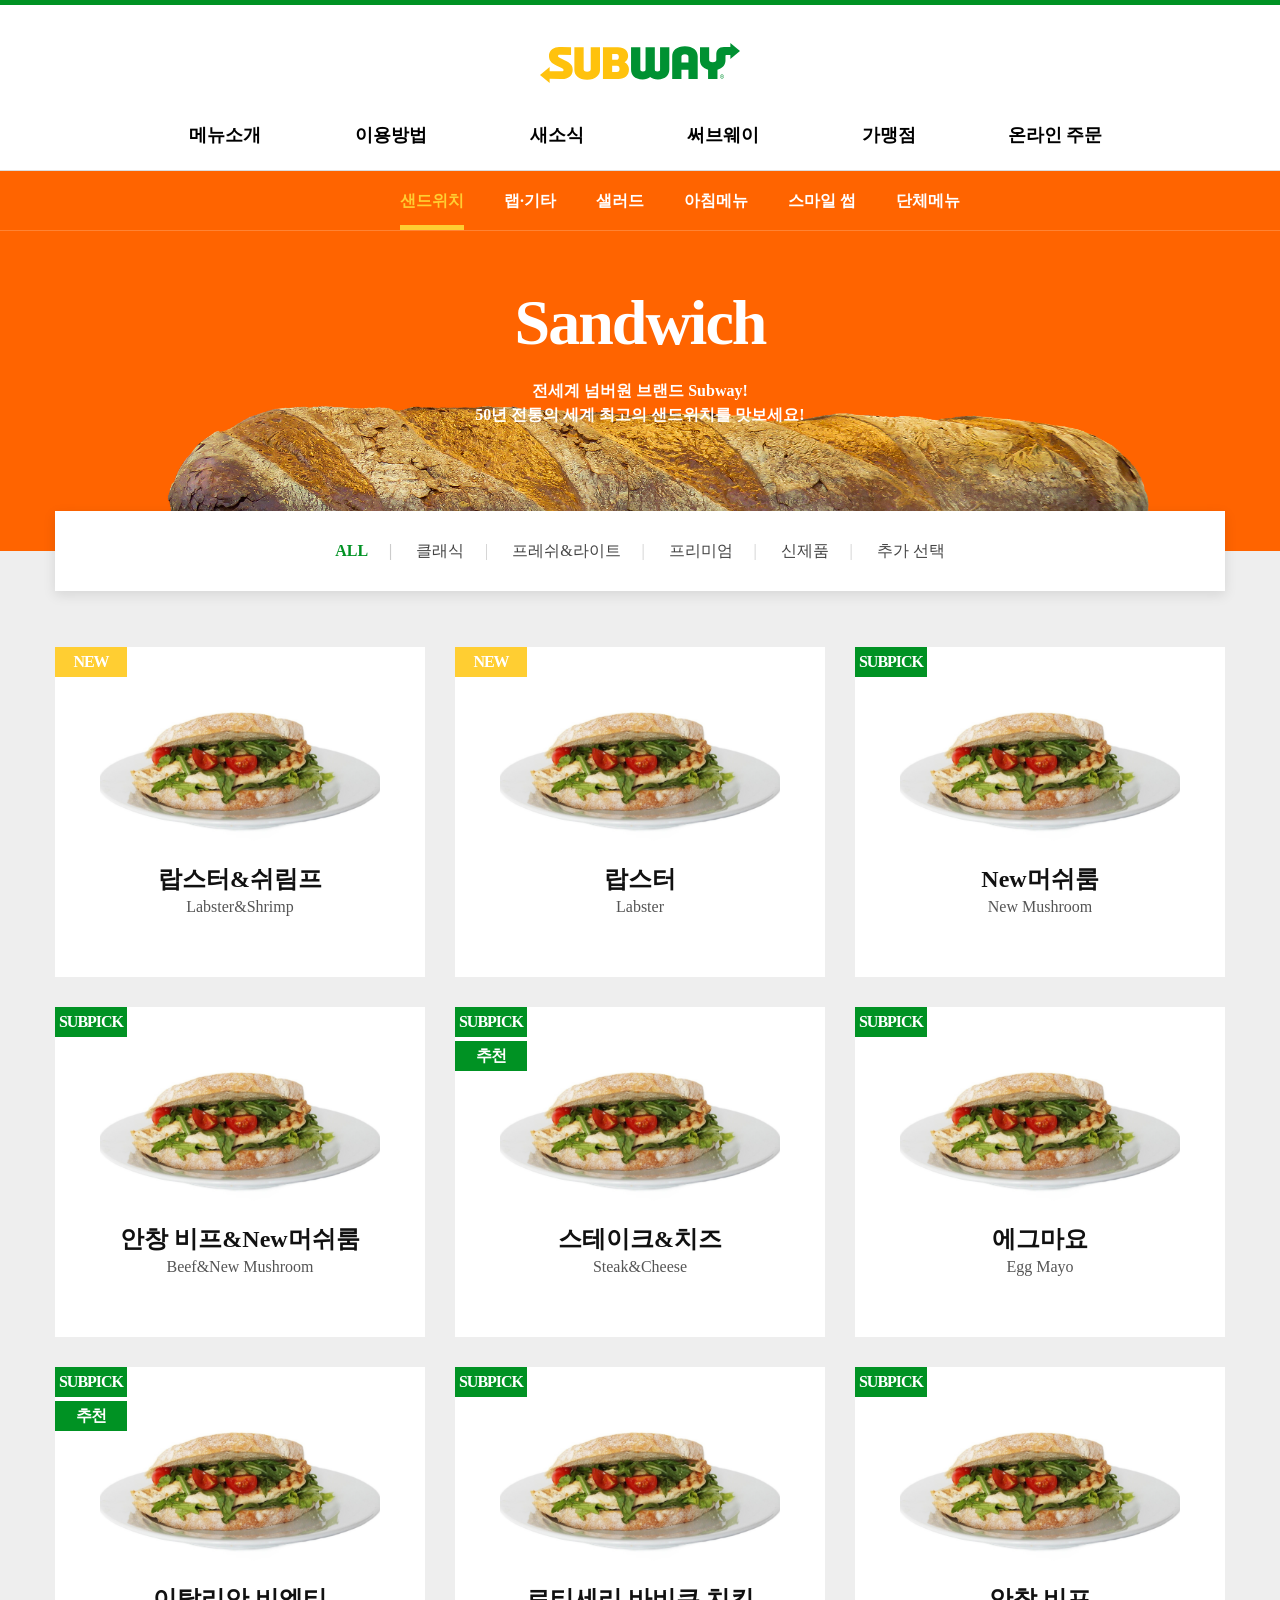
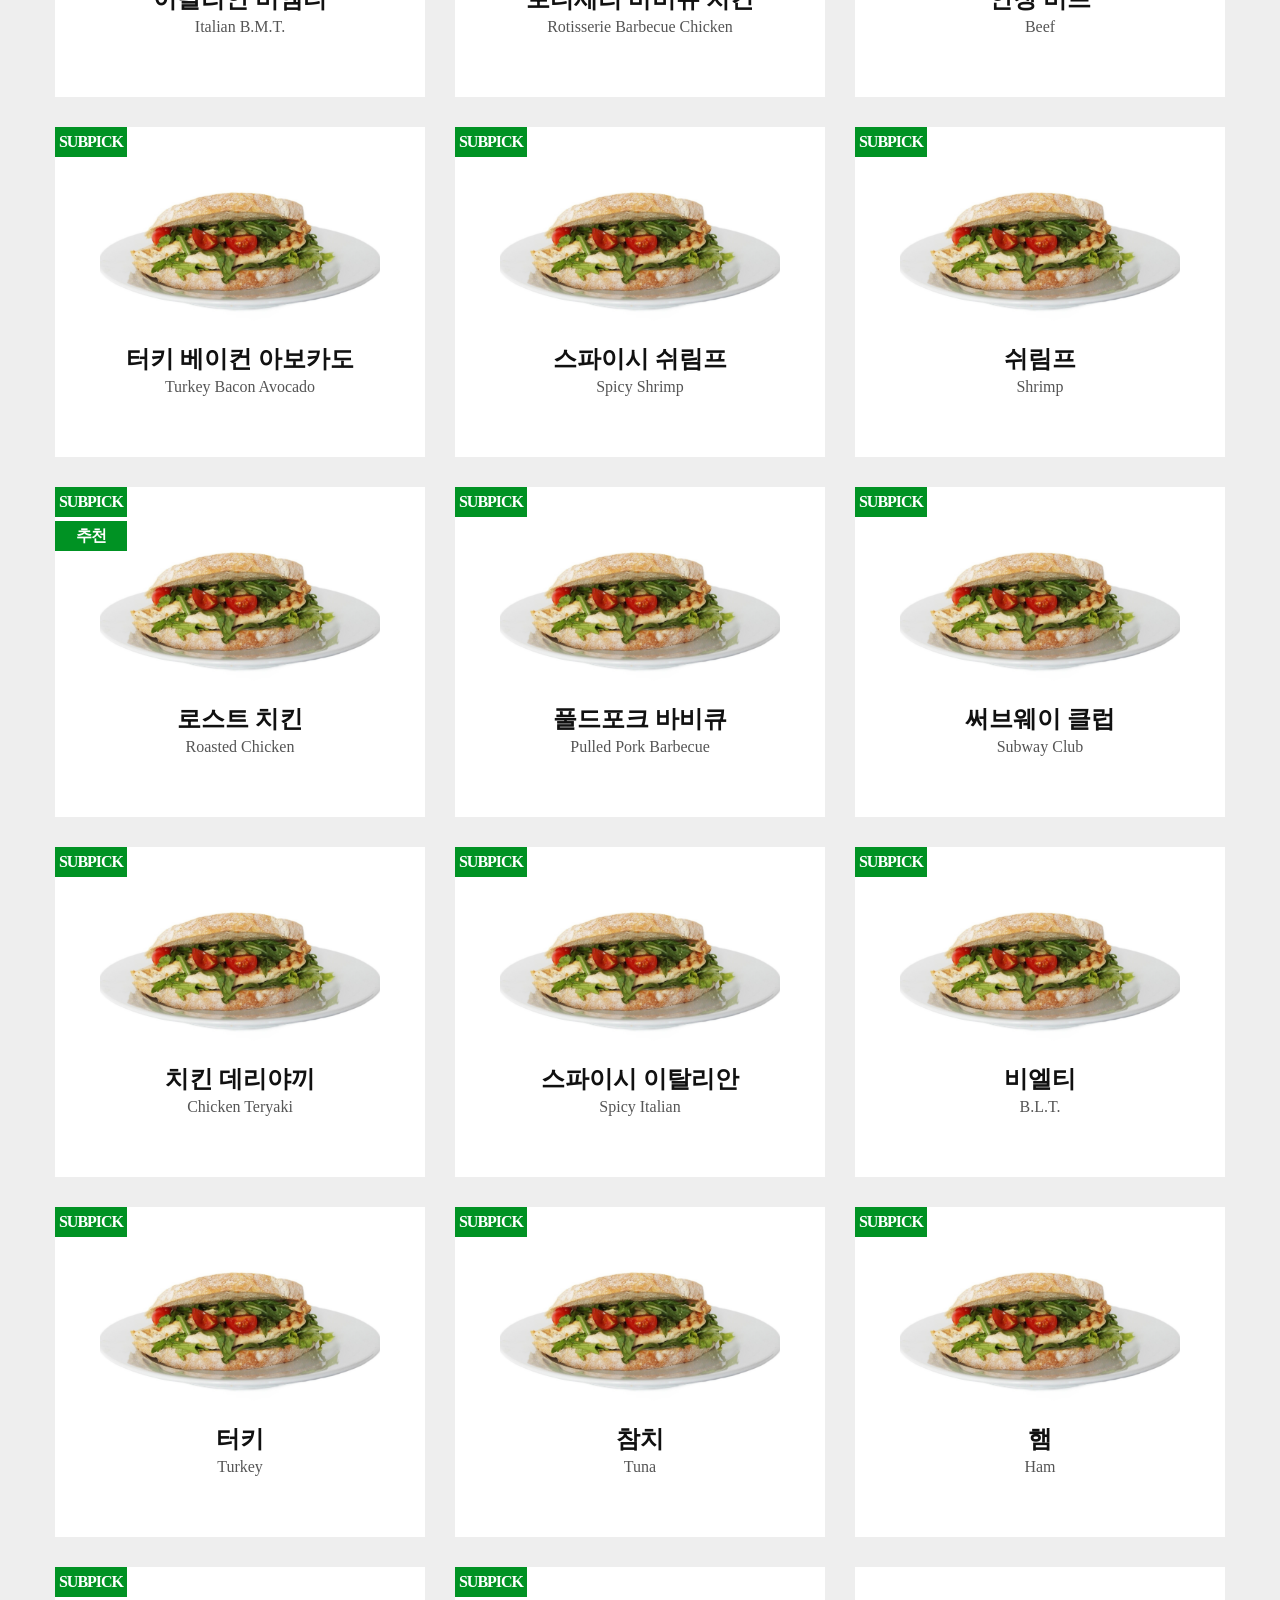
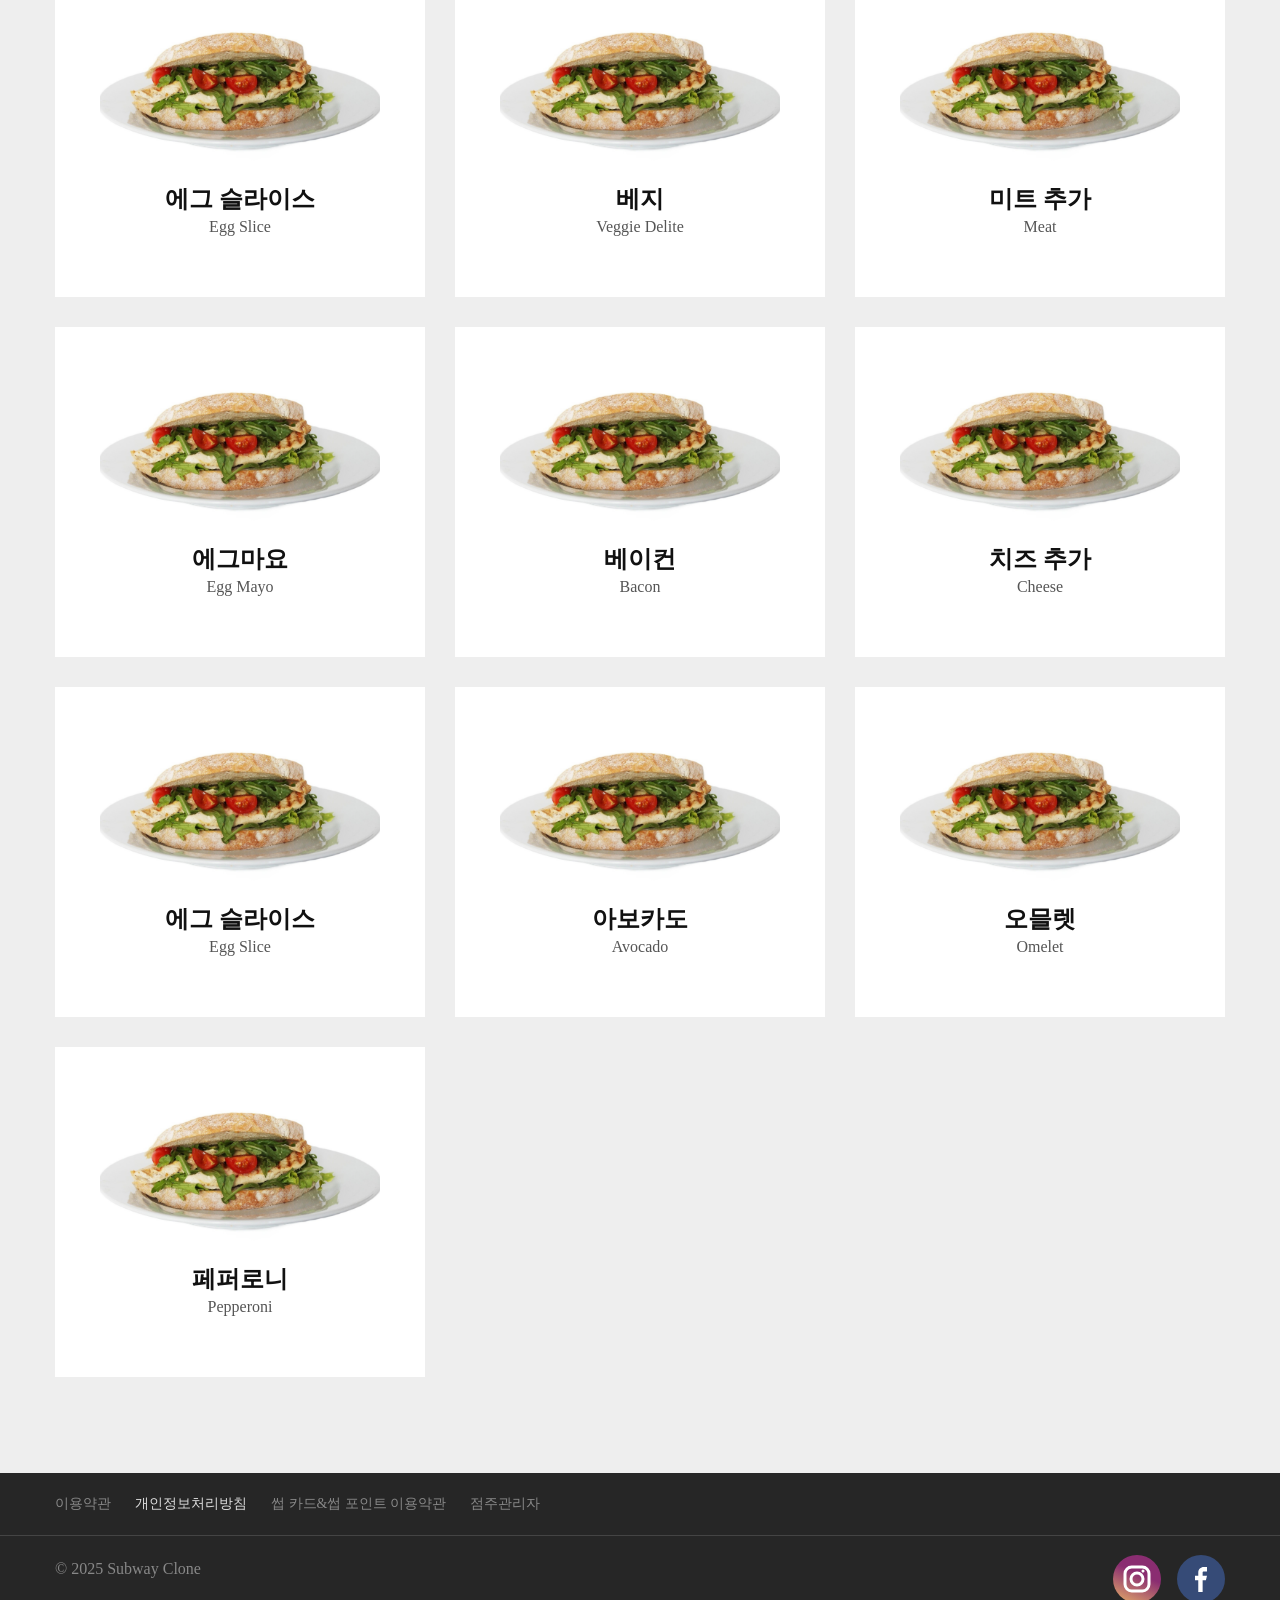
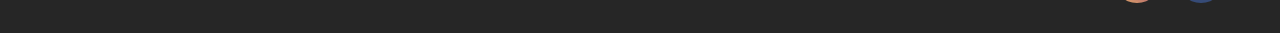
<file: menu.html>
<!DOCTYPE html>
<html lang="ko">

<head>
    <meta charset="UTF-8">
    <meta name="viewport" content="width=device-width, initial-scale=1.0">
    <title>subway-clone-menu</title>
    <link rel="stylesheet" href="common.css">
    <link rel="stylesheet" href="menu.css">
    <link rel="stylesheet" href="reset.css">
</head>

<body>
    <header class="header">
        <div class="header_wrap">
            <h1 class="logo">
                <a href="index.html"><img src="assets/subway_logo.svg" alt="써브웨이 로고"></a>
            </h1>
        </div>
    </header>

    <nav class="nav">
        <div class="nav_wrap">
            <ul class="nav_list">
                <li><a href="#none">메뉴소개</a></li>
                <li><a href="#none">이용방법</a></li>
                <li><a href="#none">새소식</a></li>
                <li><a href="#none">써브웨이</a></li>
                <li><a href="#none">가맹점</a></li>
                <li><a href="#none">온라인 주문</a></li>
            </ul>
        </div>
    </nav>
    <nav class="subnav">
        <div class="subnav_wrap">
            <ul class="subnav_list">
                <li>
                    <ul>
                        <li><a href="menu.html">샌드위치</a></li>
                        <li><a href="menu.html">랩·기타</a></li>
                        <li><a href="menu.html">샐러드</a></li>
                        <li><a href="menu.html">아침메뉴</a></li>
                        <li><a href="menu.html">스마일 썹</a></li>
                        <li><a href="menu.html">단체메뉴</a></li>
                    </ul>
                </li>
                <li>
                    <ul>
                        <li><a href="#none">써브웨이 이용방법</a></li>
                        <li><a href="#none">단체메뉴 이용방법</a></li>
                        <li><a href="#none">신선한 재료 소개</a></li>
                    </ul>
                </li>
                <li>
                    <ul>
                        <li><a href="#none">이벤트·프로모션</a></li>
                        <li><a href="#none">뉴스·공지사항</a></li>
                        <li><a href="#none">광고영상</a></li>
                    </ul>
                </li>
                <li>
                    <ul>
                        <li><a href="#none">써브웨이 역사</a></li>
                        <li><a href="#none">써브웨이 약속</a></li>
                        <li><a href="#none">매장찾기</a></li>
                    </ul>
                </li>
                <li>
                    <ul>
                        <li><a href="#none">써브웨이 프랜차이즈</a></li>
                        <li><a href="#none">가맹관련 FAQ</a></li>
                        <li><a href="#none">가맹신청·문의</a></li>
                        <li><a href="#none">지사안내</a></li>
                        <li><a href="#none">사업설명회</a></li>
                    </ul>
                </li>
                <li>
                    <ul>
                        <li><a href="#none">APP 주문</a></li>
                        <li><a href="#none">단체주문</a></li>
                    </ul>
                </li>
            </ul>
        </div>
    </nav>


    <section class="hero_section">


        <div class="filter_wrap">
            <div class="filter_var">
                <div class="filter_logo">
                    <h2 class="ft_logo">
                        <a href="index.html"><img src="assets/subway_logo.svg" alt="써브웨이 로고"></a>
                    </h2>
                </div>

                <ul class="filter">
                    <li class="active"><a href="menu.html">샌드위치</a></li>
                    <li><a href="menu.html">랩·기타</a></li>
                    <li><a href="menu.html">샐러드</a></li>
                    <li><a href="menu.html">아침메뉴</a></li>
                    <li><a href="menu.html">스마일 썹</a></li>
                    <li><a href="menu.html">단체메뉴</a></li>
                </ul>

                <button class="top_button" onclick="window.scrollTo({top: 0, behavior: 'smooth'})">
                    <img src="assets/top_btn.svg" alt="페이지 최상단으로 이동" class="top_btn">
                </button>
            </div>
        </div>



        <div class="hero">
            <h2>Sandwich</h2>
            <p>
                전세계 넘버원 브랜드 Subway!<br>
                50년 전통의 세계 최고의 샌드위치를 맛보세요!
            </p>
        </div>

        <div class="product_tabs_wrap">
            <ul class="product_tabs">
                <li class="active" data-category="all">ALL</li>
                <li data-category="classic">클래식</li>
                <li data-category="fresh">프레쉬&라이트</li>
                <li data-category="premium">프리미엄</li>
                <li data-category="new">신제품</li>
                <li data-category="add">추가 선택</li>
            </ul>
        </div>
    </section>


    <section class="product_section">
        <div class="product_menu">
            <ul class="product_menu_list">
                </ul>
        </div>
    </section>





    <footer class="footer">
        <div class="footer_wrap">
            <div class="footer_links">
                <a href="#none">이용약관</a>
                <a href="#none">개인정보처리방침</a>
                <a href="#none">썹 카드&썹 포인트 이용약관</a>
                <a href="#none">점주관리자</a>
            </div>
            <div class="footer_bottom">
                <p>© 2025 Subway Clone</p>
                <div class="footer_img">
                    <img src="assets/instar.svg" alt="써브웨이 공식 인스타그램 바로가기">
                    <img src="assets/facebook.svg" alt="써브웨이 공식 페이스북 바로가기">
                </div>
            </div>
        </div>
    </footer>


    <script src="https://code.jquery.com/jquery-3.6.0.min.js"></script>
    <script src="script.js"></script>
    <script src="menuData.js"></script>


</body>

</html>
</file>
<file: common.css>
/* 헤더 */
.header_wrap {
    display: flex;
    justify-content: center;
    align-items: center;
    flex-direction: column;
    height: 100px;
    background-color: #fff;
    border-top: 5px solid #009223;
}

.logo img {
    width: 200px;
    height: auto;
    margin-top: 24px;
}



/* 내비게이션 */
.nav {
    margin: 0 auto;
    background-color: #fff;
    border-bottom: 1px solid #ddd;
}

.subnav {
    display: none;
    position: absolute;
    top: 170px;
    left: 50%;
    transform: translateX(-50%);
    width: 100%;
    background-color: #fff;
    border-top: 1px solid #ddd;
    border-bottom: 1px solid #ddd;
    z-index: 9999;
}

.nav_wrap,
.subnav_wrap {
    display: flex;
    justify-content: center;
    align-items: center;
}

.nav_wrap {
    height: 70px;
}

.subnav_wrap {
    height: 250px;
    overflow: hidden;
}

.nav_list,
.subnav_list {
    display: flex;
}

.nav_list li,
.subnav_list li {
    width: 166px;
    text-align: center;
    padding: 8px 0;
}

.nav_list li a {
    font-size: 18px;
    font-weight: 600;
    color: #000;
}

.nav_list li a:hover {
    color: #009223;
}

.subnav_list li a {
    font-size: 16px;
    font-weight: 500;
    color: #888;
}

.subnav_list li a:hover {
    color: #009223;
    text-decoration: underline;
}


/* 푸터 */
.footer {
    position: relative;
    background-color: #262626;
}

.footer_wrap {
    display: flex;
    flex-direction: column;
    position: relative;
    width: 1170px;
    height: 160px;
    margin: 0 auto;
}

.footer_links a {
    display: inline-block;
    font-size: 14px;
    color: #888;
    margin: 24px 0px;
    margin-right: 20px;
}

.footer_links a:nth-child(2) {
    color: #ddd;
    font-weight: 500;
}


.footer_bottom {
    display: flex;
    justify-content: space-between;
    align-items: center;
    position: relative;
}

.footer_bottom::before {
    content: "";
    position: absolute;
    top: 0;
    left: 50%;
    transform: translateX(-50%);
    width: 100vw;
    height: 1px;
    background-color: #444;
}

.footer_wrap p {
    color: #888;
}

.footer_img {
    display: flex;
    gap: 16px;
}

.footer_img img {
    width: 48px;
    height: 48px;
    display: flex;
    margin-top: 20px;
}
</file>
<file: menu.css>
.hero_section {
    position: relative;
    height: 380px;
    background-color: rgb(255, 100, 0);
}
.hero_section::after {
    content: "";
    position: absolute;
    width: 1170px;
    height: 600px;
    bottom: -240px;
    left: 50%;
    transform: translateX(-50%);
    background: url("./assets/sandwich_bg.png") no-repeat center / contain;
    z-index: 0;
}

.filter_wrap {
    position: absolute;
    top: 0;
    left: 0;
    width: 100%;
    height: 60px;
    z-index: 1000;
    background-color: transparent;
    border-bottom: 1px solid rgba(255, 255, 255, 0.2);
    transition: all 0.4s ease;
    display: flex;
    justify-content: center;
}

.filter_wrap.fixed {
    position: fixed;
    background-color: #fff;
    border-bottom: 1px solid #f2f2f2;
    box-shadow: 0 4px 10px rgba(0, 0, 0, 0.05);
}


.filter_var {
    width: 1170px;
    display: flex;
    justify-content: space-between;
    align-items: center;
    padding: 0 20px;
}

.filter_logo,
.top_button {
    opacity: 0;
    transition: all 0.4s ease;
}

.filter_wrap.fixed .filter_logo,
.filter_wrap.fixed .top_button {
    opacity: 1;
}

.ft_logo img {
    width: 120px;
    height: auto;
    display: block;
}

.filter {
    display: flex;
    gap: 40px;
}

.filter li a {
    font-size: 16px;
    font-weight: 600;
    color: #fff;
}

.filter_wrap.fixed .filter li a {
    color: #999;
}

.filter li.active a,
.filter_wrap.fixed .filter li.active a {
    color: #ffce32;
    font-weight: 700;
    padding-bottom: 16px;
    border-bottom: 5px solid #ffce32 ;
}


.top_button {
    width: 40px;
    height: 40px;
    background: transparent;
    border: none;
    cursor: pointer;
}


.hero {
    display: flex;
    position: relative;
    width: 100%;
    flex-direction: column;
    justify-content: center;
    align-items: center;
    text-align: center;
    z-index: 100;
}

.hero h2 {
    font-size: 64px;
    font-weight: 800;
    color: #fff;
    letter-spacing: -2px;
    margin-top: 120px;
    animation: slideDown 0.5s ease-out 0.5s forwards;
    opacity: 0;
}

.hero p {
    font-size: 16px;
    font-weight: 600;
    color: #fff;
    margin-top: 24px;
    line-height: 24px;
    animation: slideDown 0.5s ease-out 0.7s forwards;
    opacity: 0;
}

@keyframes slideDown {
    from {
        opacity: 0;
        transform: translateY(80px);
    }

    to {
        opacity: 1;
        transform: translateY(0);
    }
}







.product_section {
    display: flex;
    height: auto;
    background: #eee;
}

.product_section .product_menu {
    display: flex;
    width: 1170px;
    height: auto;
    margin: 96px auto;
}


.product_menu_list {
    display: flex;
    flex-wrap: wrap;
    gap: 30px;
    justify-content: flex-start;
}

.product_menu_item {
    position: relative;
    gap: 200px;
    width: 370px;
    height: 330px;
    background-color: #fff;
    transition: background-color 0.3s ease;
}

.label {
    position: absolute;
    left: 0;
    z-index: 100;
    display: flex;
    width: 72px;
    height: 30px;
    justify-content: center;
    align-items: center;
}

.label:nth-of-type(1) {
    top: 0;
}
.label:nth-of-type(2) {
    top: 34px;
}

.label span {
    font-size: 16px;
    font-weight: 600;
    color: #fff;
    letter-spacing: -1px;
}

.label.new {
    background-color: #ffce32;
}

.label.subpick {
    background-color: #009223;
}

.label.best {
    background-color: #009223;
}


.menu_img {
    position: relative;
    margin: 0 auto;
    margin-top: 20px;
    width: 280px;
    height: 200px;
    background-color: #eee;
}

.menu_img img {
    width: 100%;
    height: 100%;
    object-fit: cover;
}

.product_menu_item {
    transition: none;
}

.menu_text {
    display: flex;
    width: 80%;
    flex-direction: column;
    justify-content: center;
    text-align: center;
    margin: 0 auto;
}

.menu_text strong {
    font-size: 24px;
    font-weight: 600;
    color: #111;
}

.menu_text p {
    font-size: 16px;
    font-weight: 500;
    color: #555;
    margin-top: 8px;
}

.menu_desc {
    opacity: 0;
    transform: translateY(20px);
    color: rgb(200, 250, 200) !important;
    margin-top: 8px;
    line-height: 1.5;
}

.zoom_icon {
    position: absolute;
    top: 180px;
    left: 50%;
    transform: translate(-50%, -100px);
    width: 56px;
    height: 56px;
    border-radius: 50%;
    box-shadow: 0 4px 8px rgba(0, 0, 0, 0.2);
    background: url("./assets/zoom.svg") no-repeat center / contain;
    opacity: 0;
}

.product_menu_item:hover {
    background-color: #009223;
}

.product_menu_item:hover .menu_img,
.product_menu_item:hover .label {
    opacity: 0;
}

.product_menu_item:hover .menu_text {
    transform: translateY(-160px);
    transition: all 0.4s ease;
}

.product_menu_item:hover .menu_text strong,
.product_menu_item:hover .menu_text p {
    color: #fff;
}

.product_menu_item:hover .menu_desc {
    opacity: 1;
    transform: translateY(0);
    transition: all 0.4s ease-out;
    transition-delay: 0.2s;
}

.product_menu_item:hover .zoom_icon {
    opacity: 1;
    transform: translate(-50%, -20px);
    width: 64px;
    height: 64px;
    transition: all 0.4s ease-out;
    transition-delay: 0.2s;
}




.product_tabs_wrap {
    position: absolute;
    left: 50%;
    bottom: -40px;
    transform: translateX(-50%);
    z-index: 10;
}

.product_tabs {
    display: flex;
    justify-content: center;
    align-items: center;
    background-color: #fff;
    box-shadow: 0 4px 12px rgba(0, 0, 0, 0.1);
    gap: 24px;
    width: 1170px;
    height: 80px;
}

.product_tabs li {
    position: relative;
    font-size: 16px;
    font-weight: 500;
    color: #444;
    cursor: pointer;
    padding: 0 12px;
}

.product_tabs li.active {
    color: #009223;
    font-weight: 600;
}

.product_tabs li::after {
    content: '|';
    position: absolute;
    right: -12px;
    color: #ccc;
}

.product_tabs li:last-child::after {
    content: '';
}
</file>
